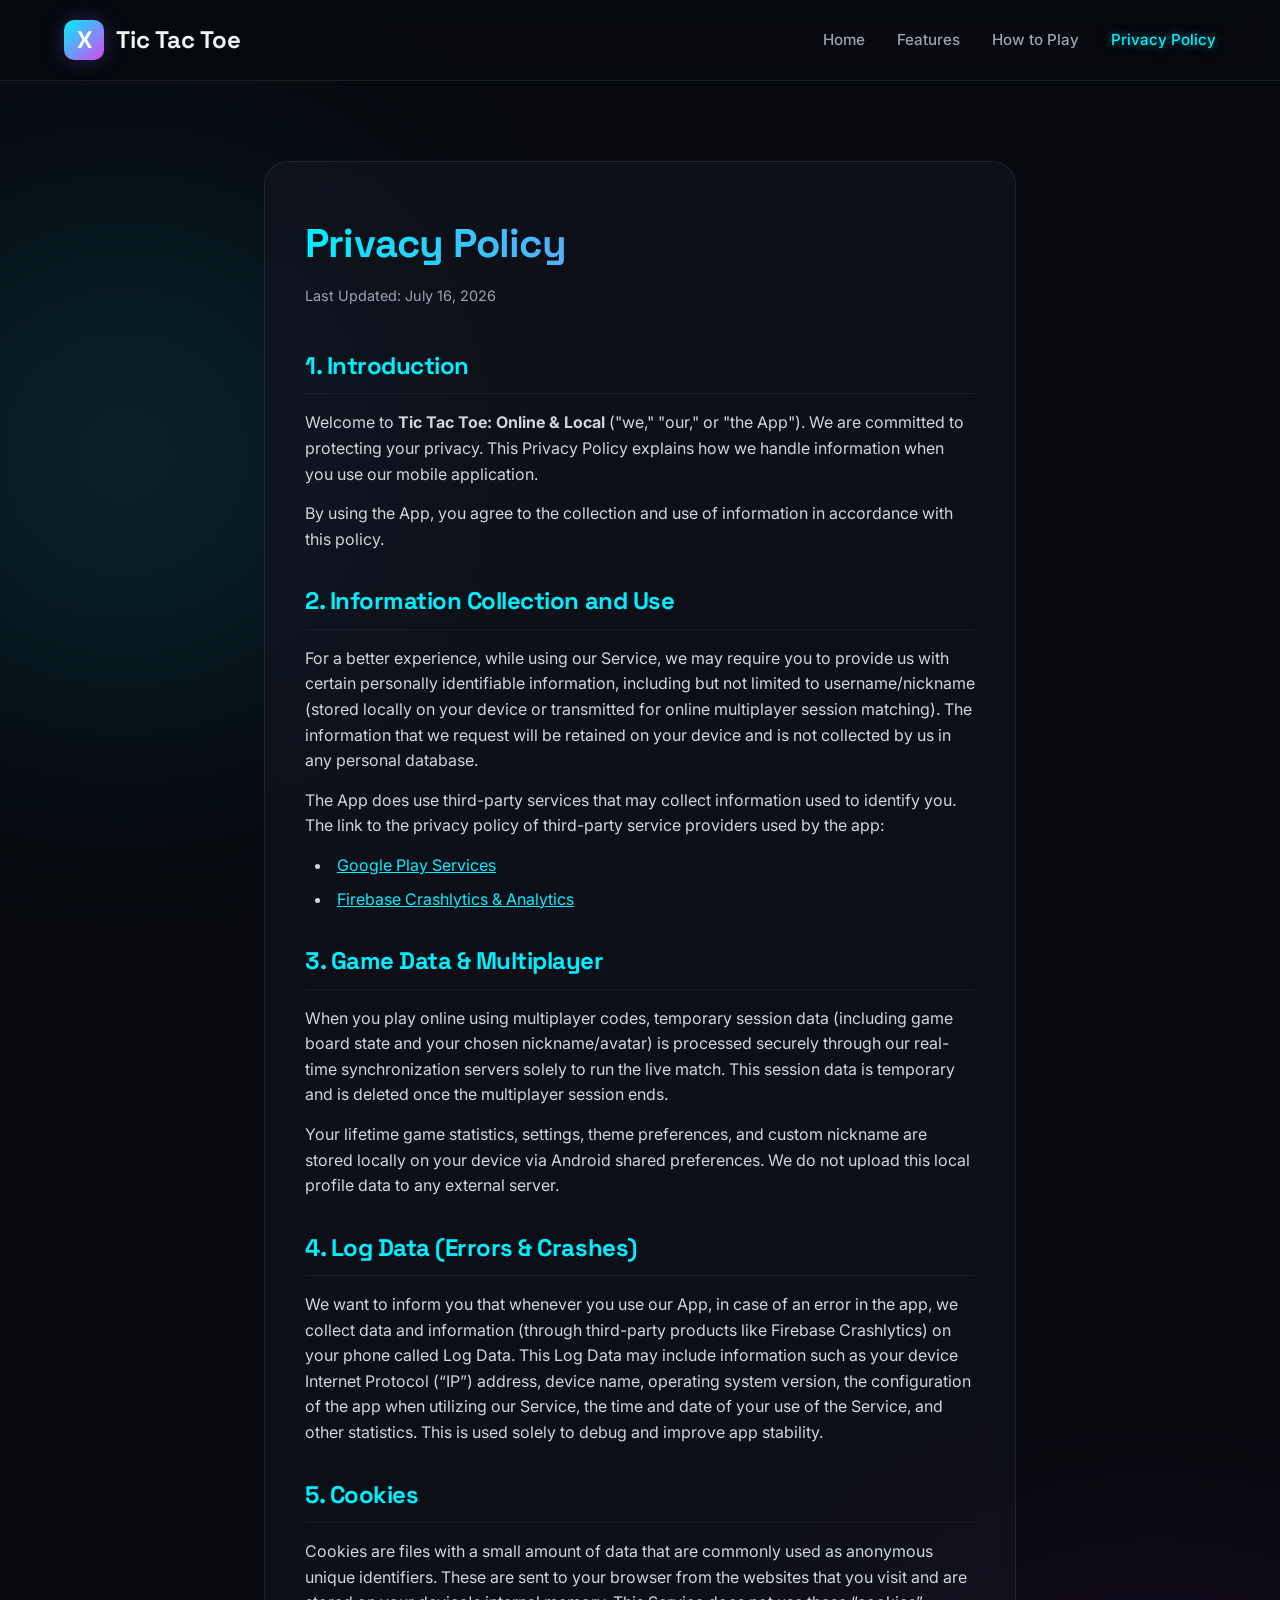
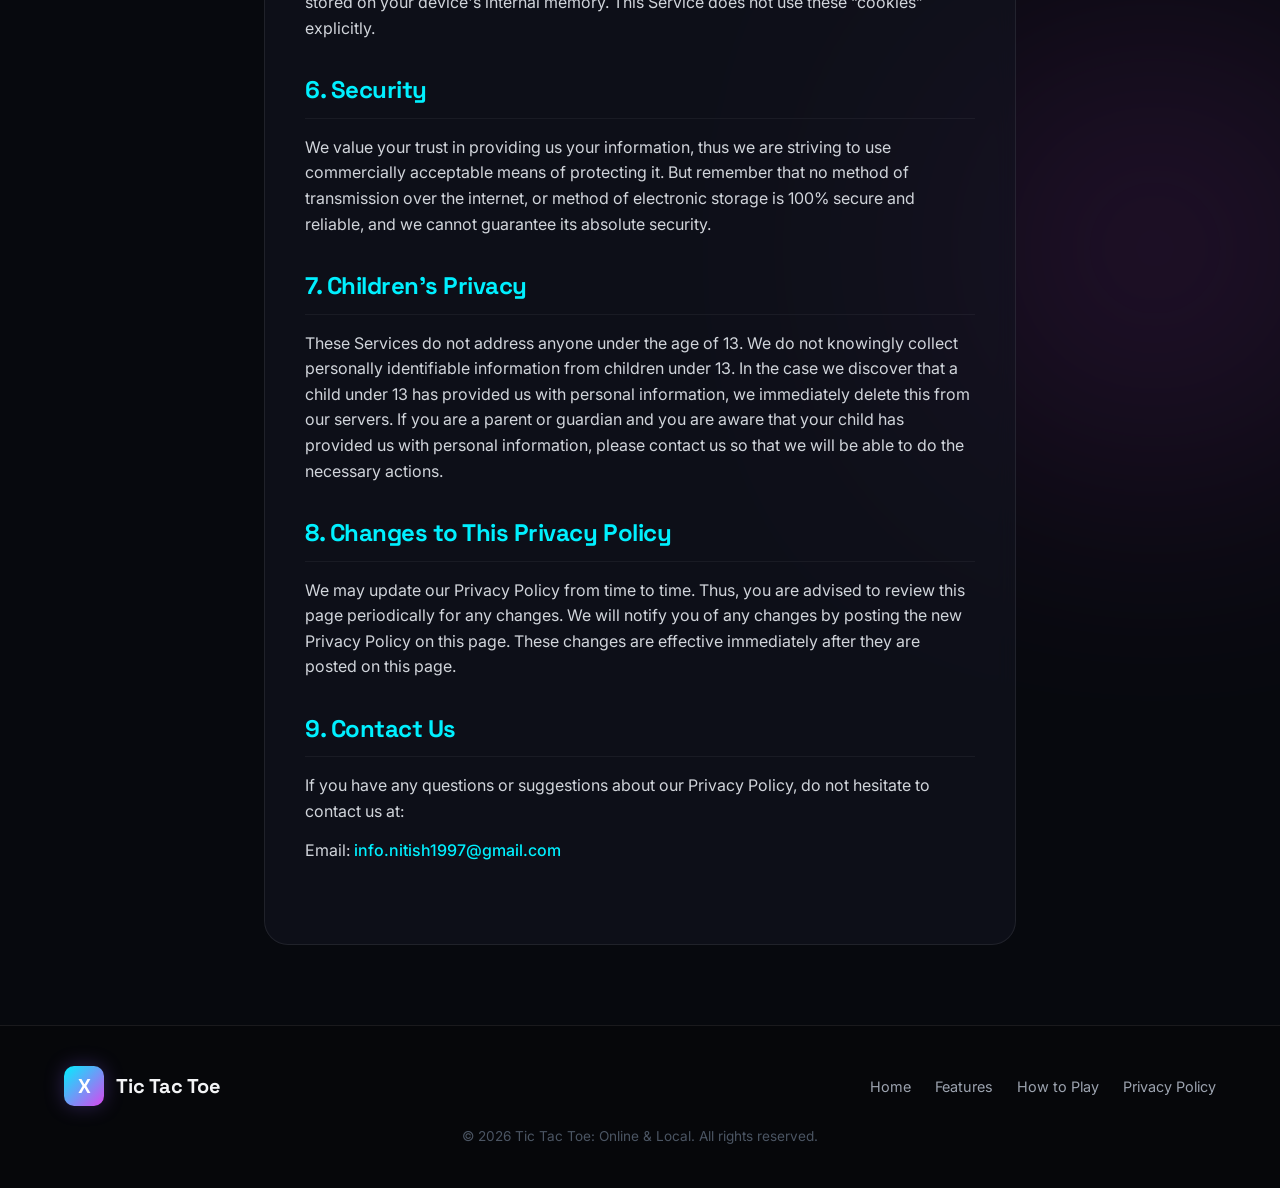
<file: privacy.html>
<!DOCTYPE html>
<html lang="en">
<head>
  <meta charset="UTF-8">
  <meta name="viewport" content="width=device-width, initial-scale=1.0">
  <title>Privacy Policy - Tic Tac Toe: Online & Local</title>
  <meta name="description" content="Privacy Policy for Tic Tac Toe: Online & Local mobile application. Learn about what data is collected and how it is used.">
  <link rel="stylesheet" href="style.css">
</head>
<body>

  <!-- Header -->
  <header>
    <div class="container">
      <a href="index.html" class="logo">
        <span class="logo-icon">X</span>
        <span>Tic Tac Toe</span>
      </a>
      <nav>
        <ul>
          <li><a href="index.html">Home</a></li>
          <li><a href="index.html#features">Features</a></li>
          <li><a href="index.html#how-to-play">How to Play</a></li>
          <li><a href="#" class="active">Privacy Policy</a></li>
        </ul>
      </nav>
    </div>
  </header>

  <!-- Privacy Policy Content -->
  <main class="policy-body">
    <div class="container">
      <div class="policy-card">
        <h1>Privacy Policy</h1>
        <span class="last-updated">Last Updated: July 16, 2026</span>

        <div class="policy-section">
          <h2>1. Introduction</h2>
          <p>Welcome to <strong>Tic Tac Toe: Online & Local</strong> ("we," "our," or "the App"). We are committed to protecting your privacy. This Privacy Policy explains how we handle information when you use our mobile application.</p>
          <p>By using the App, you agree to the collection and use of information in accordance with this policy.</p>
        </div>

        <div class="policy-section">
          <h2>2. Information Collection and Use</h2>
          <p>For a better experience, while using our Service, we may require you to provide us with certain personally identifiable information, including but not limited to username/nickname (stored locally on your device or transmitted for online multiplayer session matching). The information that we request will be retained on your device and is not collected by us in any personal database.</p>
          <p>The App does use third-party services that may collect information used to identify you. The link to the privacy policy of third-party service providers used by the app:</p>
          <ul>
            <li><a href="https://www.google.com/policies/privacy/" target="_blank" style="color: var(--color-primary); text-decoration: underline;">Google Play Services</a></li>
            <li><a href="https://firebase.google.com/support/privacy" target="_blank" style="color: var(--color-primary); text-decoration: underline;">Firebase Crashlytics & Analytics</a></li>
          </ul>
        </div>

        <div class="policy-section">
          <h2>3. Game Data & Multiplayer</h2>
          <p>When you play online using multiplayer codes, temporary session data (including game board state and your chosen nickname/avatar) is processed securely through our real-time synchronization servers solely to run the live match. This session data is temporary and is deleted once the multiplayer session ends.</p>
          <p>Your lifetime game statistics, settings, theme preferences, and custom nickname are stored locally on your device via Android shared preferences. We do not upload this local profile data to any external server.</p>
        </div>

        <div class="policy-section">
          <h2>4. Log Data (Errors & Crashes)</h2>
          <p>We want to inform you that whenever you use our App, in case of an error in the app, we collect data and information (through third-party products like Firebase Crashlytics) on your phone called Log Data. This Log Data may include information such as your device Internet Protocol (“IP”) address, device name, operating system version, the configuration of the app when utilizing our Service, the time and date of your use of the Service, and other statistics. This is used solely to debug and improve app stability.</p>
        </div>

        <div class="policy-section">
          <h2>5. Cookies</h2>
          <p>Cookies are files with a small amount of data that are commonly used as anonymous unique identifiers. These are sent to your browser from the websites that you visit and are stored on your device's internal memory. This Service does not use these “cookies” explicitly.</p>
        </div>

        <div class="policy-section">
          <h2>6. Security</h2>
          <p>We value your trust in providing us your information, thus we are striving to use commercially acceptable means of protecting it. But remember that no method of transmission over the internet, or method of electronic storage is 100% secure and reliable, and we cannot guarantee its absolute security.</p>
        </div>

        <div class="policy-section">
          <h2>7. Children's Privacy</h2>
          <p>These Services do not address anyone under the age of 13. We do not knowingly collect personally identifiable information from children under 13. In the case we discover that a child under 13 has provided us with personal information, we immediately delete this from our servers. If you are a parent or guardian and you are aware that your child has provided us with personal information, please contact us so that we will be able to do the necessary actions.</p>
        </div>

        <div class="policy-section">
          <h2>8. Changes to This Privacy Policy</h2>
          <p>We may update our Privacy Policy from time to time. Thus, you are advised to review this page periodically for any changes. We will notify you of any changes by posting the new Privacy Policy on this page. These changes are effective immediately after they are posted on this page.</p>
        </div>

        <div class="policy-section">
          <h2>9. Contact Us</h2>
          <p>If you have any questions or suggestions about our Privacy Policy, do not hesitate to contact us at:</p>
          <p>Email: <a href="mailto:info.nitish1997@gmail.com" style="color: var(--color-primary); font-weight: 500;">info.nitish1997@gmail.com</a></p>
        </div>
      </div>
    </div>
  </main>

  <!-- Footer -->
  <footer>
    <div class="container">
      <div class="footer-content">
        <a href="index.html" class="logo footer-logo">
          <span class="logo-icon">X</span>
          <span>Tic Tac Toe</span>
        </a>
        <div class="footer-links">
          <a href="index.html">Home</a>
          <a href="index.html#features">Features</a>
          <a href="index.html#how-to-play">How to Play</a>
          <a href="#">Privacy Policy</a>
        </div>
      </div>
      <div class="copyright">
        &copy; 2026 Tic Tac Toe: Online & Local. All rights reserved.
      </div>
    </div>
  </footer>

</body>
</html>
</file>
<file: style.css>
/* Import modern typography from Google Fonts */
@import url('https://fonts.googleapis.com/css2?family=Inter:wght@300;400;500;600;700&family=Space+Grotesk:wght@400;500;600;700&display=swap');

:root {
  --bg-color: #07090e;
  --surface-color: rgba(19, 21, 32, 0.6);
  --surface-border: rgba(255, 255, 255, 0.08);
  --color-primary: #00f0ff; /* Player X Neon Cyan */
  --color-secondary: #d946ef; /* Player O Neon Pink */
  --color-accent: #8b5cf6; /* Neon Purple */
  --text-main: #f3f4f6;
  --text-muted: #9ca3af;
  --glow-shadow-primary: 0 0 15px rgba(0, 240, 255, 0.4);
  --glow-shadow-secondary: 0 0 15px rgba(217, 70, 239, 0.4);
  --glow-shadow-accent: 0 0 20px rgba(139, 92, 246, 0.3);
  --transition-smooth: all 0.3s cubic-bezier(0.4, 0, 0.2, 1);
}

/* Reset and base styles */
* {
  box-sizing: border-box;
  margin: 0;
  padding: 0;
}

html {
  scroll-behavior: smooth;
}

body {
  font-family: 'Inter', sans-serif;
  background-color: var(--bg-color);
  color: var(--text-main);
  line-height: 1.6;
  overflow-x: hidden;
  position: relative;
}

/* Background glowing circles for premium depth */
body::before, body::after {
  content: '';
  position: absolute;
  width: 350px;
  height: 350px;
  border-radius: 50%;
  filter: blur(140px);
  z-index: -1;
  opacity: 0.25;
  pointer-events: none;
}

body::before {
  top: 10%;
  left: -50px;
  background: var(--color-primary);
}

body::after {
  top: 60%;
  right: -50px;
  background: var(--color-secondary);
}

/* Typography elements */
h1, h2, h3, h4 {
  font-family: 'Space Grotesk', sans-serif;
  letter-spacing: -0.02em;
}

a {
  text-decoration: none;
  color: inherit;
  transition: var(--transition-smooth);
}

/* Container */
.container {
  max-width: 1200px;
  margin: 0 auto;
  padding: 0 24px;
}

/* Header */
header {
  position: sticky;
  top: 0;
  z-index: 100;
  background: rgba(7, 9, 14, 0.7);
  backdrop-filter: blur(12px);
  -webkit-backdrop-filter: blur(12px);
  border-bottom: 1px solid var(--surface-border);
}

header .container {
  display: flex;
  justify-content: space-between;
  align-items: center;
  height: 80px;
}

.logo {
  display: flex;
  align-items: center;
  gap: 12px;
  font-weight: 700;
  font-size: 1.5rem;
  font-family: 'Space Grotesk', sans-serif;
}

.logo-icon {
  display: flex;
  align-items: center;
  justify-content: center;
  width: 40px;
  height: 40px;
  background: linear-gradient(135deg, var(--color-primary), var(--color-secondary));
  border-radius: 10px;
  font-family: 'Space Grotesk', sans-serif;
  font-weight: 700;
  color: #fff;
  box-shadow: var(--glow-shadow-accent);
}

nav ul {
  display: flex;
  list-style: none;
  gap: 32px;
}

nav a {
  font-weight: 500;
  color: var(--text-muted);
  font-size: 0.95rem;
}

nav a:hover, nav a.active {
  color: var(--color-primary);
  text-shadow: 0 0 8px rgba(0, 240, 255, 0.5);
}

/* Hero Section */
.hero {
  padding: 100px 0 80px;
  position: relative;
  text-align: center;
}

.hero-content {
  max-width: 800px;
  margin: 0 auto;
}

.hero-tag {
  display: inline-block;
  padding: 6px 16px;
  background: rgba(139, 92, 246, 0.15);
  border: 1px solid rgba(139, 92, 246, 0.3);
  color: #c084fc;
  border-radius: 100px;
  font-size: 0.85rem;
  font-weight: 600;
  margin-bottom: 24px;
  text-transform: uppercase;
  letter-spacing: 0.05em;
}

.hero h1 {
  font-size: 4rem;
  line-height: 1.1;
  font-weight: 700;
  margin-bottom: 24px;
}

.gradient-text {
  background: linear-gradient(to right, var(--color-primary), #a855f7, var(--color-secondary));
  -webkit-background-clip: text;
  -webkit-text-fill-color: transparent;
}

.hero-desc {
  font-size: 1.25rem;
  color: var(--text-muted);
  margin-bottom: 40px;
  max-width: 600px;
  margin-left: auto;
  margin-right: auto;
}

.hero-actions {
  display: flex;
  justify-content: center;
  gap: 20px;
  flex-wrap: wrap;
}

.btn {
  display: inline-flex;
  align-items: center;
  justify-content: center;
  padding: 14px 32px;
  border-radius: 12px;
  font-weight: 600;
  font-size: 1rem;
  cursor: pointer;
  transition: var(--transition-smooth);
  font-family: 'Space Grotesk', sans-serif;
  gap: 10px;
}

.btn-primary {
  background: linear-gradient(135deg, var(--color-primary), var(--color-accent));
  color: #07090e;
  box-shadow: var(--glow-shadow-primary);
  border: none;
}

.btn-primary:hover {
  transform: translateY(-2px);
  box-shadow: 0 0 25px rgba(0, 240, 255, 0.7);
}

.btn-secondary {
  background: transparent;
  color: var(--text-main);
  border: 1px solid var(--surface-border);
  backdrop-filter: blur(8px);
}

.btn-secondary:hover {
  border-color: var(--color-secondary);
  background: rgba(217, 70, 239, 0.05);
  box-shadow: var(--glow-shadow-secondary);
  transform: translateY(-2px);
}

/* Feature Grid */
.features {
  padding: 80px 0;
}

.section-title {
  text-align: center;
  font-size: 2.5rem;
  margin-bottom: 16px;
}

.section-desc {
  text-align: center;
  color: var(--text-muted);
  max-width: 600px;
  margin: 0 auto 60px;
  font-size: 1.1rem;
}

.feature-grid {
  display: grid;
  grid-template-columns: repeat(auto-fit, minmax(320px, 1fr));
  gap: 30px;
}

.feature-card {
  background: var(--surface-color);
  border: 1px solid var(--surface-border);
  backdrop-filter: blur(10px);
  border-radius: 20px;
  padding: 40px 30px;
  transition: var(--transition-smooth);
  display: flex;
  flex-direction: column;
  align-items: flex-start;
}

.feature-card:hover {
  transform: translateY(-6px);
  border-color: rgba(255, 255, 255, 0.15);
  box-shadow: 0 10px 30px rgba(0, 0, 0, 0.5), 0 0 1px rgba(255, 255, 255, 0.2) inset;
}

.feature-card::before {
  content: '';
  width: 100%;
  height: 2px;
  margin-bottom: 24px;
  border-radius: 2px;
}

.feature-card.primary::before {
  background: var(--color-primary);
  box-shadow: var(--glow-shadow-primary);
}

.feature-card.secondary::before {
  background: var(--color-secondary);
  box-shadow: var(--glow-shadow-secondary);
}

.feature-card.accent::before {
  background: var(--color-accent);
  box-shadow: var(--glow-shadow-accent);
}

.feature-icon-wrapper {
  margin-bottom: 20px;
  font-size: 2rem;
}

.feature-card h3 {
  font-size: 1.4rem;
  margin-bottom: 12px;
}

.feature-card p {
  color: var(--text-muted);
  font-size: 0.95rem;
}

/* Interactive Preview Grid Section */
.game-preview {
  padding: 80px 0;
  background: radial-gradient(circle at center, rgba(139, 92, 246, 0.08) 0%, transparent 70%);
}

.preview-container {
  display: flex;
  align-items: center;
  justify-content: space-between;
  gap: 60px;
  flex-wrap: wrap;
}

.preview-text {
  flex: 1 1 450px;
}

.preview-visual {
  flex: 1 1 400px;
  display: flex;
  justify-content: center;
  align-items: center;
}

/* Glowing Tic Tac Toe Board Mockup */
.mock-board {
  width: 320px;
  height: 320px;
  background: rgba(13, 15, 24, 0.8);
  border: 2px solid rgba(255, 255, 255, 0.1);
  border-radius: 24px;
  display: grid;
  grid-template-columns: repeat(3, 1fr);
  grid-template-rows: repeat(3, 1fr);
  gap: 10px;
  padding: 15px;
  box-shadow: 0 20px 50px rgba(0, 0, 0, 0.8), var(--glow-shadow-accent);
  position: relative;
}

.mock-cell {
  background: rgba(255, 255, 255, 0.02);
  border-radius: 12px;
  border: 1px solid rgba(255, 255, 255, 0.05);
  display: flex;
  align-items: center;
  justify-content: center;
  font-size: 2.8rem;
  font-family: 'Space Grotesk', sans-serif;
  font-weight: 700;
  cursor: default;
  transition: var(--transition-smooth);
}

.mock-cell.x {
  color: var(--color-primary);
  text-shadow: var(--glow-shadow-primary);
  animation: pulse-glow-x 2s infinite ease-in-out;
}

.mock-cell.o {
  color: var(--color-secondary);
  text-shadow: var(--glow-shadow-secondary);
  animation: pulse-glow-o 2s infinite ease-in-out;
}

.mock-line {
  position: absolute;
  background: linear-gradient(90deg, var(--color-primary), var(--color-secondary));
  box-shadow: var(--glow-shadow-accent);
  border-radius: 100px;
}

/* Diagonal line strike mock */
.mock-line.diagonal {
  width: 120%;
  height: 6px;
  top: 50%;
  left: -10%;
  transform: rotate(45deg);
  transform-origin: center;
  z-index: 5;
  animation: strike-line 1.5s forwards ease-in-out;
}

/* Customize details lists */
.preview-list {
  list-style: none;
  margin-top: 30px;
}

.preview-list li {
  display: flex;
  align-items: flex-start;
  gap: 16px;
  margin-bottom: 20px;
}

.preview-list-icon {
  display: flex;
  align-items: center;
  justify-content: center;
  min-width: 28px;
  height: 28px;
  background: rgba(0, 240, 255, 0.1);
  border-radius: 50%;
  color: var(--color-primary);
  font-size: 0.9rem;
  font-weight: bold;
}

/* Custom Profile Avatars Show / Visual Layout */
.avatars-preview {
  display: flex;
  gap: 12px;
  margin-top: 24px;
}

.avatar-bubble {
  width: 45px;
  height: 45px;
  border-radius: 50%;
  border: 2px solid var(--surface-border);
  background: #1b1e2e;
  display: flex;
  align-items: center;
  justify-content: center;
  font-size: 1.5rem;
  transition: var(--transition-smooth);
}

.avatar-bubble:hover {
  transform: scale(1.15) translateY(-4px);
  border-color: var(--color-primary);
  box-shadow: var(--glow-shadow-primary);
}

/* Custom Themes Preview */
.theme-swatches {
  display: flex;
  gap: 10px;
  margin-top: 24px;
}

.theme-swatch {
  width: 32px;
  height: 32px;
  border-radius: 8px;
  border: 1px solid var(--surface-border);
  cursor: pointer;
  transition: var(--transition-smooth);
}

.theme-swatch:hover {
  transform: scale(1.2);
  border-color: #fff;
}

.swatch-1 { background: linear-gradient(135deg, #00f0ff, #8b5cf6); }
.swatch-2 { background: linear-gradient(135deg, #ff00a0, #7928ca); }
.swatch-3 { background: linear-gradient(135deg, #10b981, #059669); }
.swatch-4 { background: linear-gradient(135deg, #f59e0b, #d97706); }
.swatch-5 { background: linear-gradient(135deg, #ef4444, #b91c1c); }

/* Privacy Page / Terms Styles */
.policy-body {
  padding: 80px 0;
  max-width: 800px;
  margin: 0 auto;
}

.policy-card {
  background: var(--surface-color);
  border: 1px solid var(--surface-border);
  backdrop-filter: blur(10px);
  border-radius: 24px;
  padding: 50px 40px;
}

.policy-card h1 {
  font-size: 2.5rem;
  margin-bottom: 8px;
  background: linear-gradient(to right, var(--color-primary), var(--color-secondary));
  -webkit-background-clip: text;
  -webkit-text-fill-color: transparent;
}

.last-updated {
  color: var(--text-muted);
  font-size: 0.9rem;
  margin-bottom: 40px;
  display: block;
}

.policy-section {
  margin-bottom: 30px;
}

.policy-section h2 {
  font-size: 1.5rem;
  margin-bottom: 16px;
  color: var(--color-primary);
  border-bottom: 1px solid rgba(255, 255, 255, 0.05);
  padding-bottom: 8px;
}

.policy-section p {
  color: #d1d5db;
  margin-bottom: 14px;
  font-size: 1rem;
}

.policy-section ul {
  list-style-position: inside;
  margin-left: 10px;
  margin-bottom: 14px;
  color: #d1d5db;
}

.policy-section li {
  margin-bottom: 8px;
}

/* Footer */
footer {
  border-top: 1px solid var(--surface-border);
  padding: 40px 0;
  background: #06070a;
}

.footer-content {
  display: flex;
  justify-content: space-between;
  align-items: center;
  flex-wrap: wrap;
  gap: 20px;
}

.footer-logo {
  font-size: 1.25rem;
}

.footer-links {
  display: flex;
  gap: 24px;
  font-size: 0.9rem;
  color: var(--text-muted);
}

.footer-links a:hover {
  color: var(--color-primary);
}

.copyright {
  font-size: 0.85rem;
  color: #4b5563;
  margin-top: 20px;
  text-align: center;
  width: 100%;
}

/* Keyframes Animations */
@keyframes pulse-glow-x {
  0%, 100% {
    text-shadow: 0 0 10px rgba(0, 240, 255, 0.3);
  }
  50% {
    text-shadow: 0 0 20px rgba(0, 240, 255, 0.8), 0 0 30px rgba(0, 240, 255, 0.4);
  }
}

@keyframes pulse-glow-o {
  0%, 100% {
    text-shadow: 0 0 10px rgba(217, 70, 239, 0.3);
  }
  50% {
    text-shadow: 0 0 20px rgba(217, 70, 239, 0.8), 0 0 30px rgba(217, 70, 239, 0.4);
  }
}

@keyframes strike-line-horiz {
  from {
    width: 0%;
    opacity: 0;
  }
  to {
    width: 90%;
    opacity: 1;
  }
}

@keyframes strike-line-vert {
  from {
    height: 0%;
    opacity: 0;
  }
  to {
    height: 90%;
    opacity: 1;
  }
}

@keyframes strike-line-diag {
  from {
    width: 0%;
    opacity: 0;
  }
  to {
    width: 120%;
    opacity: 1;
  }
}

/* Responsive adjust */
@media (max-width: 768px) {
  .hero h1 {
    font-size: 2.8rem;
  }
  nav ul {
    gap: 16px;
  }
  .preview-container {
    flex-direction: column;
    text-align: center;
    gap: 40px;
  }
  .preview-visual {
    width: 100%;
  }
  .preview-list li {
    text-align: left;
  }
  .avatars-preview, .theme-swatches {
    justify-content: center;
  }
  .policy-card {
    padding: 30px 20px;
  }
}

/* ==========================================================================
   Interactive Game Additions (Premium Dashboard Layout)
   ========================================================================== */

.game-dashboard {
  display: grid;
  grid-template-columns: 1.1fr 0.9fr;
  gap: 40px;
  background: rgba(13, 16, 27, 0.65);
  border: 1px solid rgba(255, 255, 255, 0.08);
  border-radius: 28px;
  padding: 45px;
  backdrop-filter: blur(20px);
  -webkit-backdrop-filter: blur(20px);
  box-shadow: 0 30px 60px rgba(0, 0, 0, 0.7), inset 0 1px 0 rgba(255, 255, 255, 0.1);
  margin-top: 40px;
  width: 100%;
  align-items: flex-start;
  text-align: left;
}

.dashboard-panel {
  display: flex;
  flex-direction: column;
  height: 100%;
  justify-content: space-between;
}

/* Profile section details */
.profile-setting-card {
  background: rgba(255, 255, 255, 0.02);
  border: 1px solid rgba(255, 255, 255, 0.05);
  border-radius: 18px;
  padding: 20px;
  margin-bottom: 20px;
}

/* Avatars & Nickname */
.avatar-bubble {
  cursor: pointer;
  user-select: none;
  font-size: 1.6rem;
  background: rgba(255, 255, 255, 0.03);
  border: 1px solid rgba(255, 255, 255, 0.06);
  width: 50px;
  height: 50px;
  border-radius: 50%;
  display: flex;
  align-items: center;
  justify-content: center;
  transition: var(--transition-smooth);
}

.avatar-bubble:hover {
  transform: translateY(-4px) scale(1.1);
  border-color: rgba(255, 255, 255, 0.2);
}

.avatar-bubble.selected {
  border-color: var(--color-primary);
  box-shadow: var(--glow-shadow-primary);
  transform: translateY(-5px) scale(1.15);
  background: rgba(0, 240, 255, 0.12);
}

.nickname-input-wrapper {
  margin-top: 20px;
  width: 100%;
}

.nickname-input {
  background: rgba(255, 255, 255, 0.03);
  border: 1px solid var(--surface-border);
  color: #fff;
  padding: 12px 16px;
  border-radius: 12px;
  width: 100%;
  margin-top: 8px;
  font-family: 'Inter', sans-serif;
  font-size: 0.95rem;
  transition: var(--transition-smooth);
}

.nickname-input:focus {
  border-color: var(--color-primary);
  box-shadow: var(--glow-shadow-primary);
  background: rgba(255, 255, 255, 0.05);
  outline: none;
}

/* Game Controls & Modes */
.game-controls {
  display: flex;
  gap: 10px;
  margin-top: 10px;
  flex-wrap: wrap;
}

.btn-small {
  padding: 10px 20px;
  border-radius: 10px;
  font-size: 0.85rem;
  font-family: 'Space Grotesk', sans-serif;
  font-weight: 600;
  border: 1.5px solid var(--surface-border);
  background: rgba(255, 255, 255, 0.02);
  color: var(--text-main);
  cursor: pointer;
  transition: var(--transition-smooth);
  opacity: 0.55;
  transform: scale(0.96);
}

.btn-small:hover {
  border-color: var(--color-primary);
  background: rgba(0, 240, 255, 0.03);
  opacity: 0.85;
  transform: scale(1);
}

.btn-small.active {
  background: var(--color-primary);
  color: #07090e;
  border-color: var(--color-primary);
  box-shadow: 0 0 18px var(--color-primary), 0 0 30px rgba(0, 240, 255, 0.2);
  opacity: 1;
  font-weight: 700;
  transform: scale(1.06);
}

/* Online Setup Panel Styles */
.online-panel {
  background: rgba(255, 255, 255, 0.02);
  border: 1px dashed rgba(255, 255, 255, 0.12);
  border-radius: 16px;
  padding: 20px;
  margin-top: 15px;
  display: flex;
  flex-direction: column;
  gap: 10px;
}

.room-input {
  background: rgba(255, 255, 255, 0.04);
  border: 1px solid var(--surface-border);
  color: #fff;
  padding: 12px 14px;
  border-radius: 10px;
  font-family: 'Space Grotesk', sans-serif;
  font-size: 1.25rem;
  letter-spacing: 0.12em;
  text-align: center;
  font-weight: 600;
  width: 100%;
  transition: var(--transition-smooth);
}

.room-input:focus {
  border-color: var(--color-secondary);
  box-shadow: var(--glow-shadow-secondary);
  outline: none;
}


/* Coin Toss Animation */
.coin-toss-wrapper {
  display: flex;
  flex-direction: column;
  align-items: center;
  background: rgba(255, 255, 255, 0.02);
  border: 1px solid rgba(255, 255, 255, 0.05);
  border-radius: 20px;
  padding: 24px;
  width: 100%;
  margin-top: 20px;
}

.coin-container {
  width: 90px;
  height: 90px;
  perspective: 1000px;
  margin-bottom: 12px;
}

.coin {
  width: 100%;
  height: 100%;
  position: relative;
  transform-style: preserve-3d;
  transition: transform 2s cubic-bezier(0.175, 0.885, 0.32, 1.15);
}

.coin-side {
  position: absolute;
  width: 100%;
  height: 100%;
  border-radius: 50%;
  backface-visibility: hidden;
  display: flex;
  align-items: center;
  justify-content: center;
  font-size: 2.2rem;
  box-shadow: 0 10px 25px rgba(0, 0, 0, 0.6);
  font-family: 'Space Grotesk', sans-serif;
  font-weight: 700;
}

.coin-heads {
  background: linear-gradient(135deg, #ffd700, #ffa500);
  color: #fff;
  border: 3px solid #ffd700;
  text-shadow: 0 2px 4px rgba(0,0,0,0.3);
}

.coin-tails {
  background: linear-gradient(135deg, #e5e7eb, #9ca3af);
  color: #1f2937;
  border: 3px solid #f3f4f6;
  transform: rotateY(180deg);
  text-shadow: 0 1px 2px rgba(255,255,255,0.4);
}

.coin.flip-heads {
  transform: rotateY(1800deg);
}

.coin.flip-tails {
  transform: rotateY(1980deg);
}

/* Playable Grid Cells */
.mock-board {
  margin: 0 auto;
}

.mock-cell.playable {
  cursor: pointer;
}

.mock-cell.playable:hover {
  background: rgba(255, 255, 255, 0.05);
  border-color: var(--color-primary);
  box-shadow: inset 0 0 15px rgba(0, 240, 255, 0.08);
}

/* Game Status & Info text */
.game-status-text {
  font-size: 1.1rem;
  font-weight: 600;
  color: var(--color-primary);
  text-shadow: var(--glow-shadow-primary);
  margin-top: 15px;
  min-height: 27px;
  text-align: center;
}

.game-status-text.turn-o {
  color: var(--color-secondary);
  text-shadow: var(--glow-shadow-secondary);
}

/* Stats dashboard styling */
.stats-dashboard {
  display: flex;
  justify-content: space-around;
  background: rgba(255, 255, 255, 0.02);
  border: 1px solid rgba(255, 255, 255, 0.05);
  border-radius: 16px;
  padding: 16px;
  margin-top: 20px;
  width: 100%;
}

.stat-box {
  text-align: center;
}

.stat-val {
  font-size: 1.6rem;
  font-family: 'Space Grotesk', sans-serif;
  font-weight: 700;
  color: var(--text-main);
}

.stat-label {
  font-size: 0.7rem;
  color: var(--text-muted);
  text-transform: uppercase;
  letter-spacing: 0.05em;
  margin-top: 4px;
}

.stat-box.win .stat-val { color: var(--color-primary); text-shadow: var(--glow-shadow-primary); }
.stat-box.loss .stat-val { color: var(--color-secondary); text-shadow: var(--glow-shadow-secondary); }
.stat-box.draw .stat-val { color: var(--text-muted); }

/* Winning Line styles */
.mock-line {
  display: none;
  z-index: 10;
}

.mock-line.active {
  display: block;
}

.mock-line.horiz-1, .mock-line.horiz-2, .mock-line.horiz-3 { height: 6px; animation: strike-line-horiz 0.4s forwards cubic-bezier(0.4, 0, 0.2, 1); }
.mock-line.vert-1, .mock-line.vert-2, .mock-line.vert-3 { width: 6px; animation: strike-line-vert 0.4s forwards cubic-bezier(0.4, 0, 0.2, 1); }
.mock-line.diag-1, .mock-line.diag-2 { height: 6px; animation: strike-line-diag 0.4s forwards cubic-bezier(0.4, 0, 0.2, 1); }

.mock-line.horiz-1 { top: calc(16.66% - 3px); left: 5%; }
.mock-line.horiz-2 { top: calc(50% - 3px); left: 5%; }
.mock-line.horiz-3 { top: calc(83.33% - 3px); left: 5%; }
.mock-line.vert-1 { left: calc(16.66% - 3px); top: 5%; }
.mock-line.vert-2 { left: calc(50% - 3px); top: 5%; }
.mock-line.vert-3 { left: calc(83.33% - 3px); top: 5%; }
.mock-line.diag-1 { top: 50%; left: -10%; transform: rotate(45deg); transform-origin: center; }
.mock-line.diag-2 { top: 50%; left: -10%; transform: rotate(-45deg); transform-origin: center; }

@media (max-width: 900px) {
  .game-dashboard {
    grid-template-columns: 1fr;
    padding: 25px;
    gap: 30px;
  }
}
</file>
